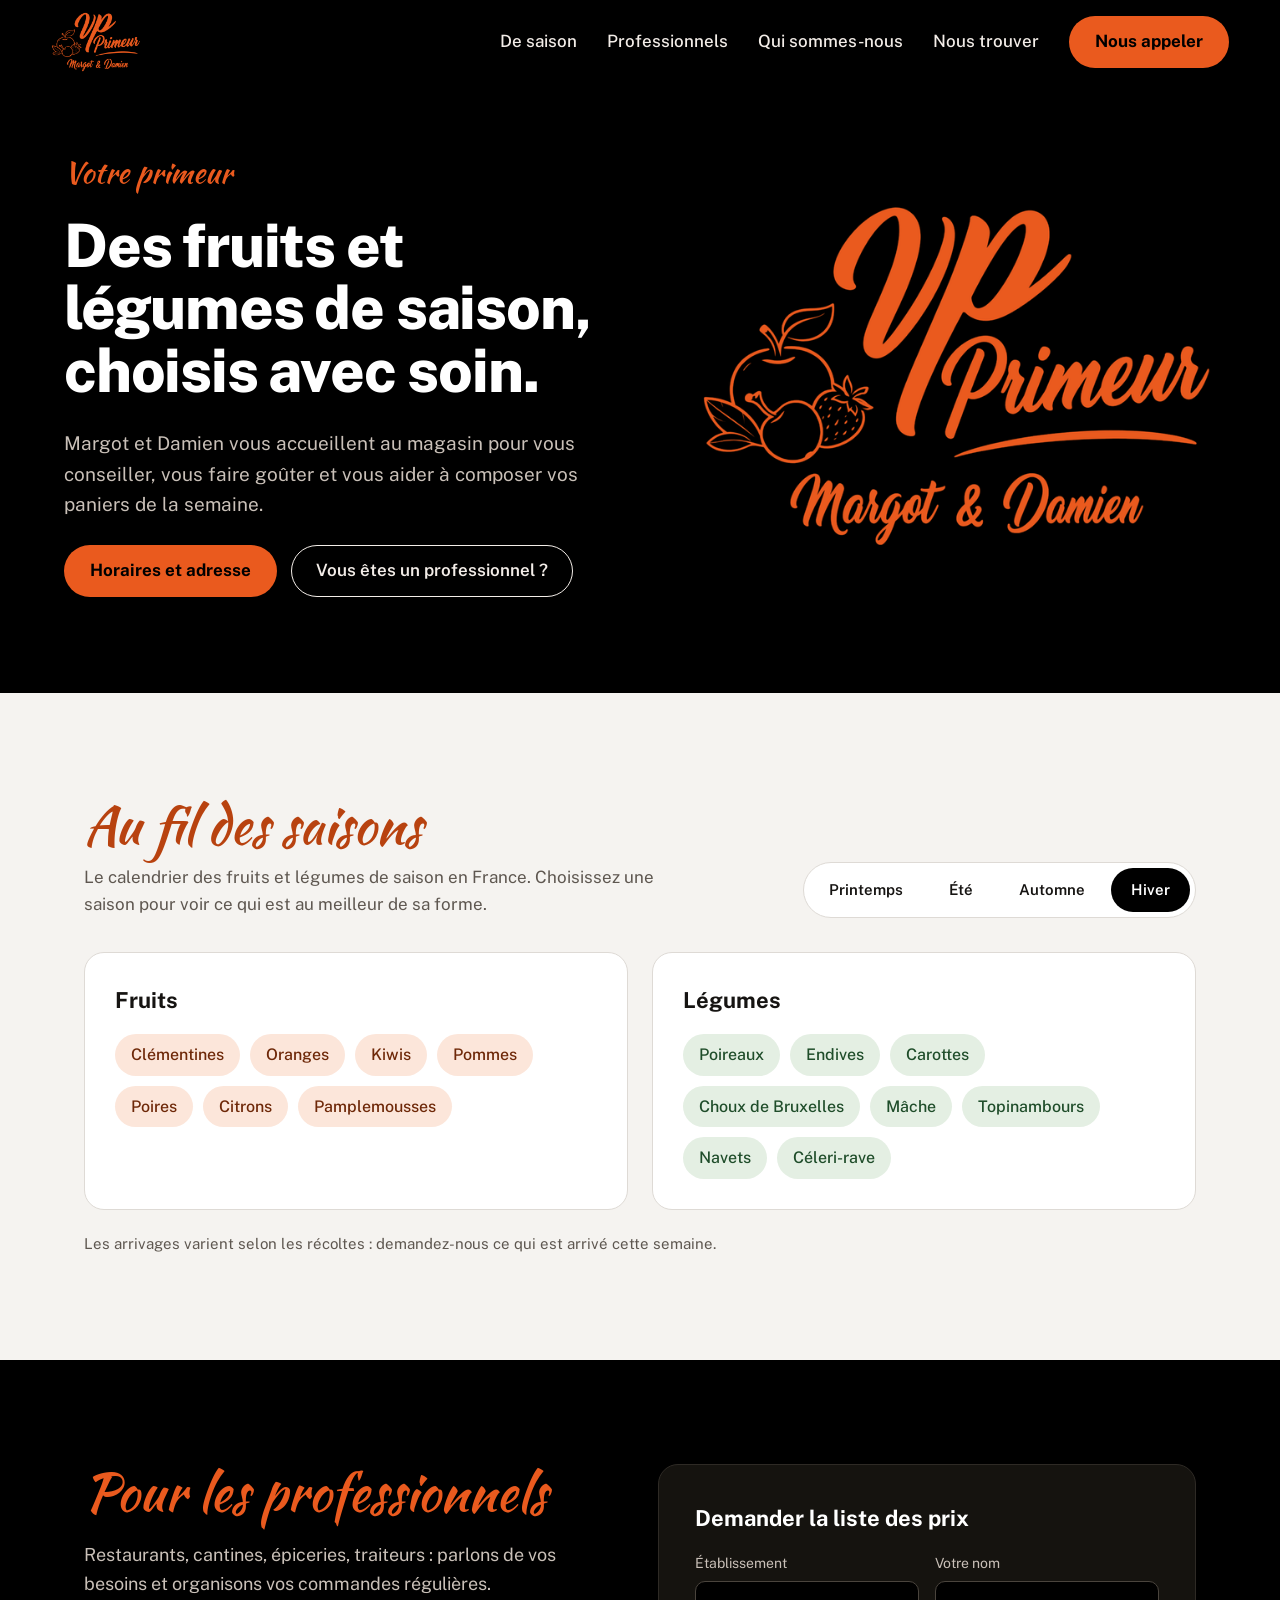
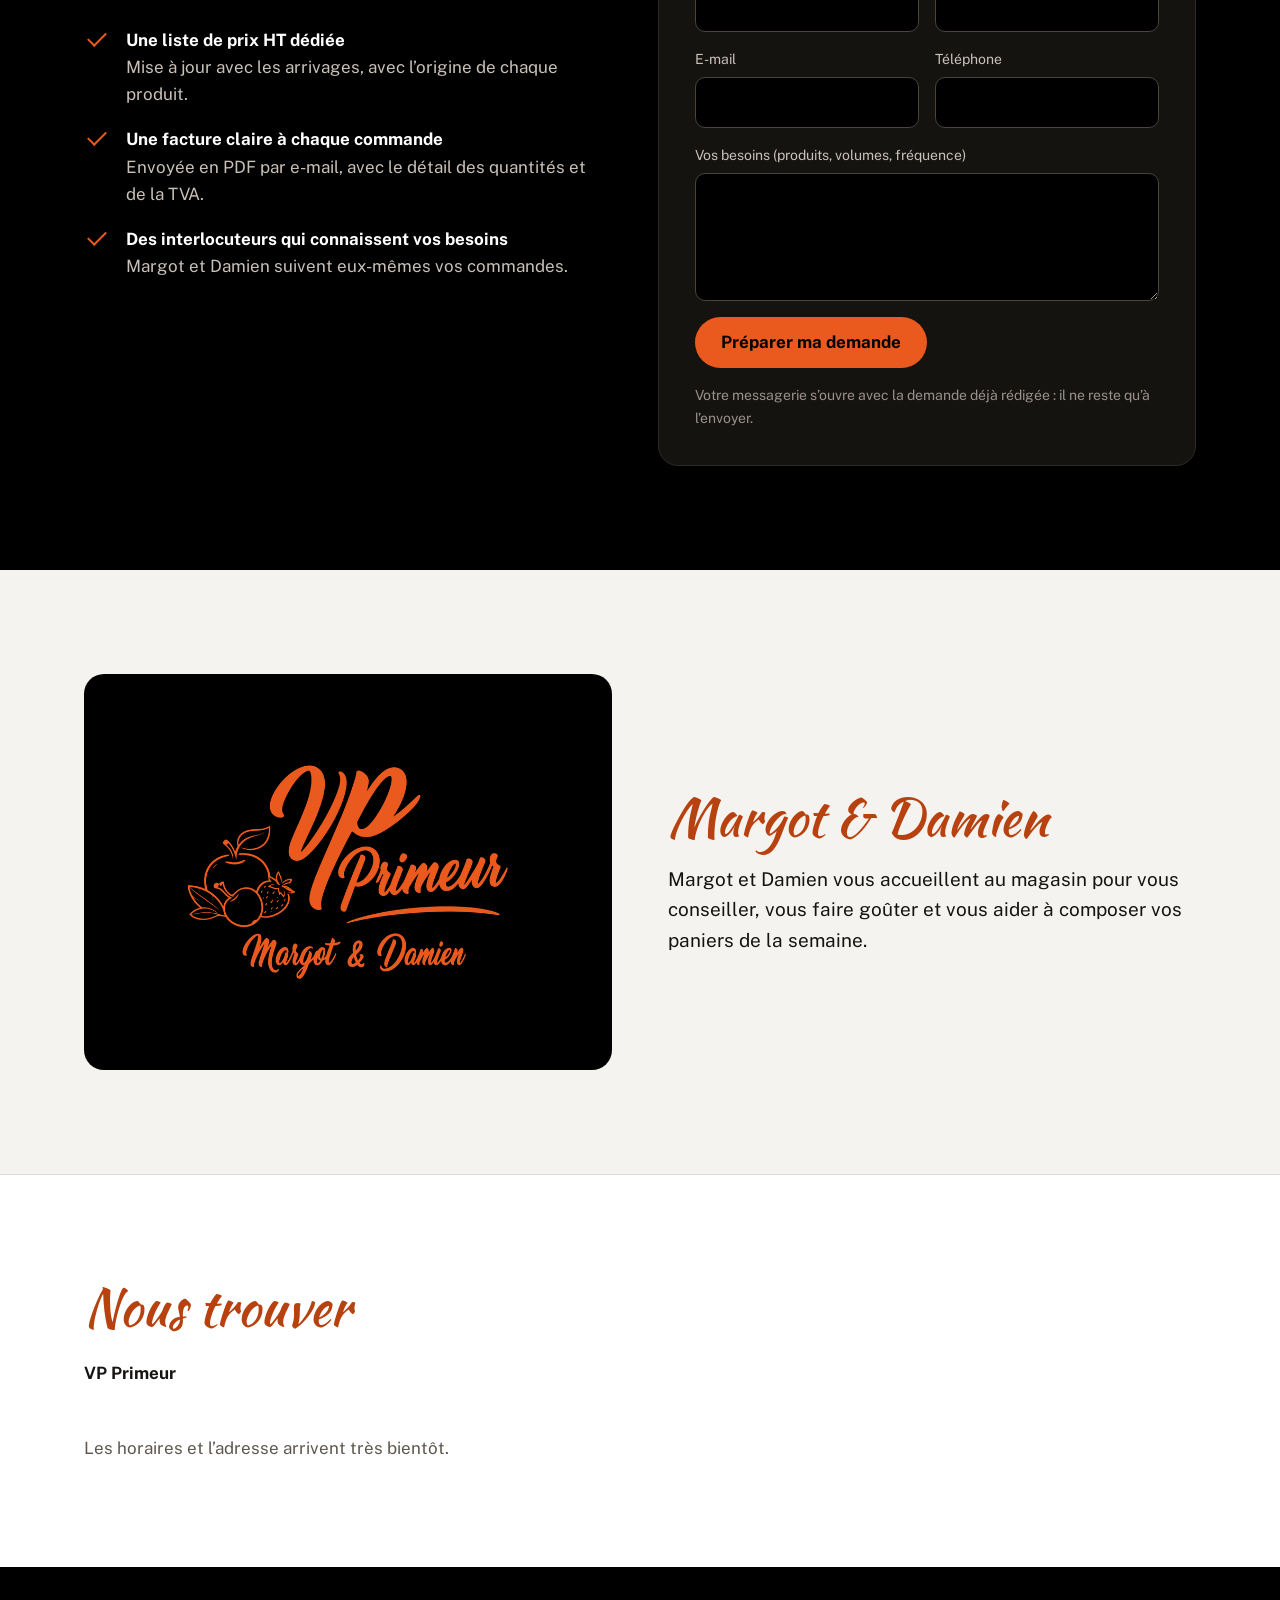
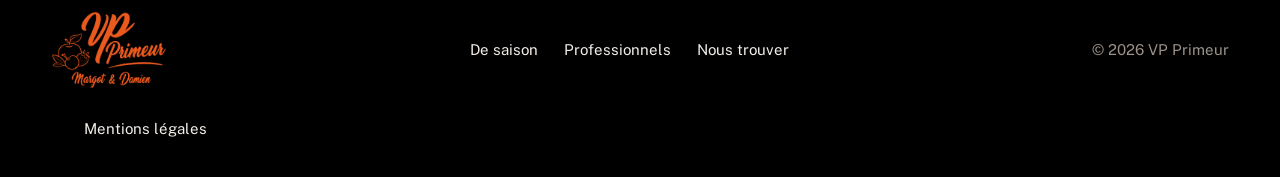
<file: index.html>
<!doctype html>
<html lang="fr">
<head>
<meta charset="utf-8">
<meta name="viewport" content="width=device-width, initial-scale=1, viewport-fit=cover">
<title>VP Primeur – Margot &amp; Damien · Fruits et légumes de saison</title>
<meta name="description" content="VP Primeur, votre primeur : fruits et légumes de saison choisis avec soin par Margot et Damien. Horaires, adresse et offre pour les professionnels.">
<meta name="theme-color" content="#000000">
<meta property="og:title" content="VP Primeur – Margot &amp; Damien">
<meta property="og:description" content="Des fruits et légumes de saison, choisis avec soin.">
<meta property="og:image" content="logo-vp-primeur.png">
<link rel="icon" type="image/png" href="logo-vp-primeur.png">
<link rel="preconnect" href="https://fonts.googleapis.com">
<link rel="preconnect" href="https://fonts.gstatic.com" crossorigin>
<link href="https://fonts.googleapis.com/css2?family=Kaushan+Script&family=Public+Sans:wght@400;500;600;700;800&display=swap" rel="stylesheet">
<link rel="stylesheet" href="site.css">
</head>
<body>

<header class="top">
  <div class="top-in">
    <a href="#accueil" class="top-logo" aria-label="VP Primeur, retour en haut"><img src="logo-vp-primeur.png" alt="VP Primeur – Margot &amp; Damien" width="620" height="416"></a>
    <button class="menu-btn" type="button" aria-expanded="false" aria-controls="menu">Menu</button>
    <nav id="menu" class="menu" aria-label="Navigation principale">
      <a href="#saisons">De saison</a>
      <a href="#pros">Professionnels</a>
      <a href="#nous">Qui sommes-nous</a>
      <a href="#trouver">Nous trouver</a>
      <a class="pill-btn" data-tel href="#trouver">Nous appeler</a>
    </nav>
  </div>
</header>

<main>
  <section id="accueil" class="hero">
    <div class="hero-text">
      <p class="script hero-kicker">Votre primeur</p>
      <h1>Des fruits et légumes de saison, choisis avec soin.</h1>
      <p class="hero-lead" data-info="histoire"></p>
      <div class="actions">
        <a class="pill-btn" href="#trouver">Horaires et adresse</a>
        <a class="ghost-btn" href="#pros">Vous êtes un professionnel ?</a>
      </div>
    </div>
    <div class="hero-logo"><img src="logo-vp-primeur.png" alt="" width="620" height="416"></div>
  </section>

  <div class="band" id="band" hidden></div>

  <section id="saisons" class="wrap section">
    <div class="sec-head">
      <div>
        <h2 class="script">Au fil des saisons</h2>
        <p class="muted">Le calendrier des fruits et légumes de saison en France. Choisissez une saison pour voir ce qui est au meilleur de sa forme.</p>
      </div>
      <div class="tabs" role="group" aria-label="Choisir une saison" id="tabs"></div>
    </div>
    <div class="season-grid">
      <div class="card"><h3>Fruits</h3><ul class="chips fruit" id="fruits"></ul></div>
      <div class="card"><h3>Légumes</h3><ul class="chips legume" id="legumes"></ul></div>
    </div>
    <p class="muted small">Les arrivages varient selon les récoltes : demandez-nous ce qui est arrivé cette semaine.</p>
  </section>

  <section id="pros" class="dark section">
    <div class="wrap pros">
      <div class="pros-text">
        <h2 class="script orange">Pour les professionnels</h2>
        <p class="lead-dark">Restaurants, cantines, épiceries, traiteurs : parlons de vos besoins et organisons vos commandes régulières.</p>
        <ul class="checks">
          <li><b>Une liste de prix HT dédiée</b><span>Mise à jour avec les arrivages, avec l’origine de chaque produit.</span></li>
          <li><b>Une facture claire à chaque commande</b><span>Envoyée en PDF par e-mail, avec le détail des quantités et de la TVA.</span></li>
          <li><b>Des interlocuteurs qui connaissent vos besoins</b><span>Margot et Damien suivent eux-mêmes vos commandes.</span></li>
        </ul>
      </div>
      <div class="form-card">
        <form id="pro-form" novalidate>
          <h3>Demander la liste des prix</h3>
          <div class="form-grid">
            <div class="f"><label for="pro-nom">Établissement</label><input id="pro-nom" name="etablissement" required autocomplete="organization"></div>
            <div class="f"><label for="pro-contact">Votre nom</label><input id="pro-contact" name="nom" required autocomplete="name"></div>
            <div class="f"><label for="pro-mail">E-mail</label><input id="pro-mail" name="email" type="email" autocomplete="email"></div>
            <div class="f"><label for="pro-tel">Téléphone</label><input id="pro-tel" name="telephone" type="tel" autocomplete="tel"></div>
          </div>
          <div class="f"><label for="pro-msg">Vos besoins (produits, volumes, fréquence)</label><textarea id="pro-msg" name="message" rows="4"></textarea></div>
          <p class="form-err" id="form-err" role="alert"></p>
          <button class="pill-btn" type="submit">Préparer ma demande</button>
          <p class="form-note">Votre messagerie s’ouvre avec la demande déjà rédigée : il ne reste qu’à l’envoyer.</p>
        </form>
        <div id="form-done" hidden>
          <p class="script orange done-title">Merci !</p>
          <p class="lead-dark">Votre message est prêt dans votre messagerie. Une fois envoyé, Margot ou Damien vous recontacte rapidement.</p>
          <button class="ghost-btn" type="button" id="form-again">Faire une autre demande</button>
        </div>
      </div>
    </div>
  </section>

  <section id="nous" class="wrap section nous">
    <div class="nous-media" id="nous-media"><img src="logo-vp-primeur.png" alt="" class="nous-logo"></div>
    <div class="nous-text">
      <h2 class="script">Margot &amp; Damien</h2>
      <p class="big" data-info="histoire"></p>
      <p class="muted" data-info="producteurs"></p>
    </div>
  </section>

  <section id="trouver" class="light section">
    <div class="wrap trouver">
      <div class="trouver-text">
        <h2 class="script">Nous trouver</h2>
        <address>
          <b>VP Primeur</b>
          <span data-info="adresse"></span>
          <span data-info="villeComplete"></span>
        </address>
        <div class="contact-lines">
          <a data-tel class="tel-big" hidden></a>
          <a data-mail hidden></a>
        </div>
        <table class="hours" id="hours" hidden>
          <caption>Horaires</caption>
          <tbody></tbody>
        </table>
        <p class="muted" id="no-info" hidden>Les horaires et l’adresse arrivent très bientôt.</p>
      </div>
      <div class="map" id="map"><img src="logo-vp-primeur.png" alt="" class="nous-logo"></div>
    </div>
  </section>
</main>

<footer class="foot">
  <div class="foot-in">
    <img src="logo-vp-primeur.png" alt="VP Primeur – Margot &amp; Damien" width="620" height="416">
    <nav aria-label="Liens du pied de page">
      <a href="#saisons">De saison</a>
      <a href="#pros">Professionnels</a>
      <a href="#trouver">Nous trouver</a>
    </nav>
    <span>© <span id="year"></span> VP Primeur</span>
  </div>
  <details class="legal wrap">
    <summary>Mentions légales</summary>
    <div id="legal"></div>
  </details>
</footer>

<script src="infos.js"></script>
<script src="site.js"></script>
</body>
</html>
</file>
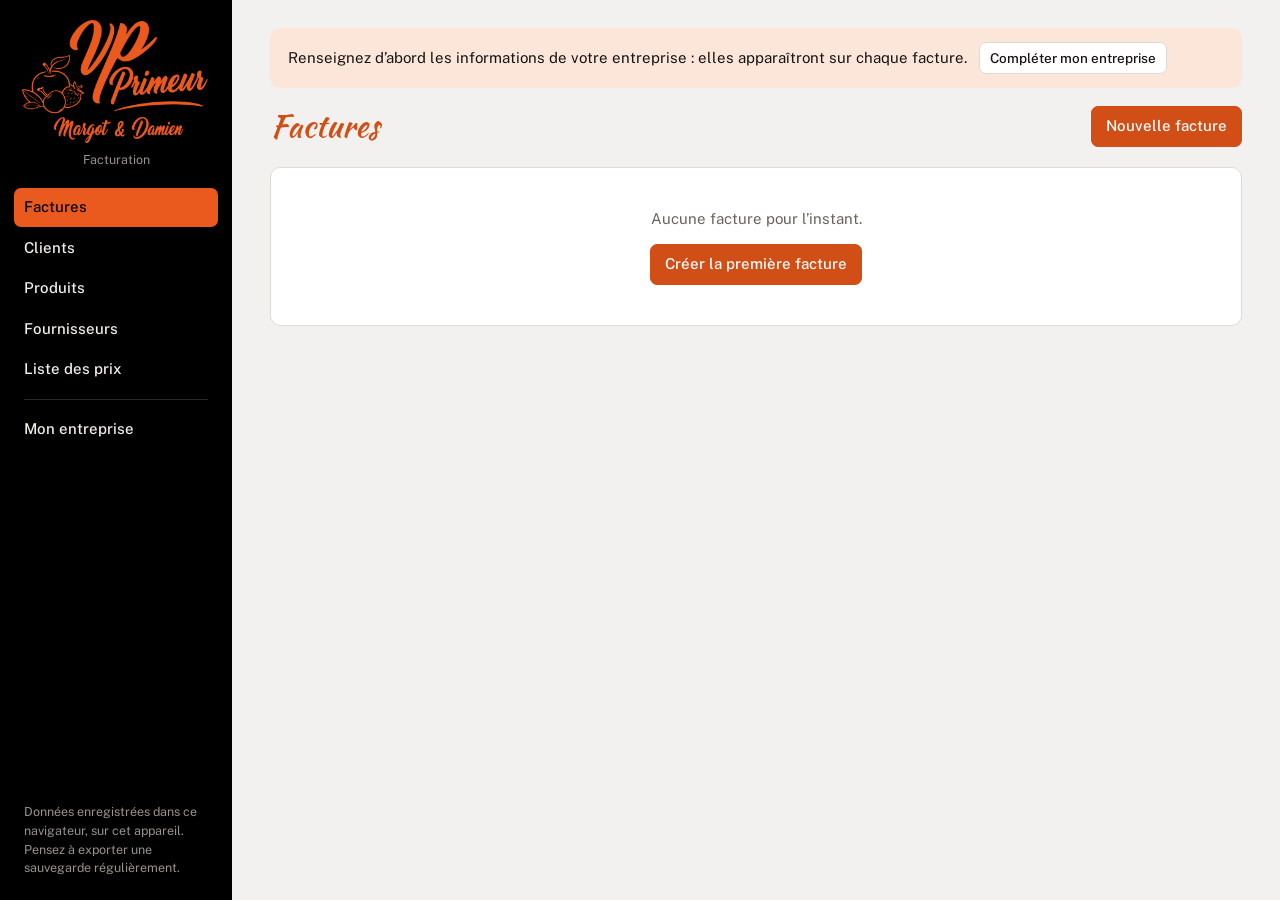
<file: facturation.html>
<!doctype html>
<html lang="fr">
<head>
<meta charset="utf-8">
<meta name="viewport" content="width=device-width, initial-scale=1, viewport-fit=cover">
<title>VP Primeur · Facturation</title>
<meta name="robots" content="noindex, nofollow">
<link rel="icon" type="image/png" href="logo-vp-primeur.png">
<link rel="preconnect" href="https://fonts.googleapis.com">
<link rel="preconnect" href="https://fonts.gstatic.com" crossorigin>
<link href="https://fonts.googleapis.com/css2?family=Public+Sans:wght@400;500;600;700&family=Kaushan+Script&display=swap" rel="stylesheet">
<link rel="stylesheet" href="style.css">
</head>
<body>
<div class="app">
  <aside class="side">
    <a class="brand" href="#/factures" aria-label="VP Primeur, accueil"><img id="brand-logo" alt="VP Primeur – Margot &amp; Damien"><span>Facturation</span></a>
    <nav class="nav" id="nav">
      <a href="#/factures" data-v="factures">Factures <small id="n-factures"></small></a>
      <a href="#/clients" data-v="clients">Clients <small id="n-clients"></small></a>
      <a href="#/produits" data-v="produits">Produits <small id="n-produits"></small></a>
      <a href="#/fournisseurs" data-v="fournisseurs">Fournisseurs <small id="n-fournisseurs"></small></a>
      <a href="#/tarifs" data-v="tarifs">Liste des prix</a>
      <div class="sep"></div>
      <a href="#/entreprise" data-v="entreprise">Mon entreprise</a>
    </nav>
    <div class="store" id="store-info"></div>
  </aside>
  <main id="main"><p class="muted">Chargement…</p></main>
</div>

<dialog id="dlg">
  <form id="dlg-form" novalidate>
    <h2 id="dlg-title"></h2>
    <div class="fields" id="dlg-fields"></div>
    <div class="dlg-actions">
      <button type="button" class="btn danger" id="dlg-del">Supprimer</button>
      <span class="sp"></span>
      <button type="button" class="btn" id="dlg-cancel">Annuler</button>
      <button type="submit" class="btn primary">Enregistrer</button>
    </div>
  </form>
</dialog>
<div class="toast" id="toast" role="status" aria-live="polite"></div>
<div id="print-root"></div>

<script src="html2pdf.bundle.min.js"></script>
<script src="app.js"></script>
</body>
</html>
</file>
<file: site.css>
:root{
  box-sizing:border-box;
  padding-top:env(safe-area-inset-top,0px);
  padding-bottom:env(safe-area-inset-bottom,0px);
  --black:#000000; --ink:#161412; --paper:#F5F3F0; --white:#FFFFFF; --line:#DEDAD5;
  --muted:#5E5750; --muted-dark:#C9C0B8; --soft-dark:#F3EDE8;
  --orange:#EA5A1E; --orange-text:#B8420F; --orange-soft:#FCE6DA; --orange-deep:#6E2808;
  --green-soft:#E4EFE3; --green-deep:#1F4D2A;
  --font:'Public Sans',system-ui,-apple-system,'Segoe UI',Helvetica,Arial,sans-serif;
  --script:'Kaushan Script','Brush Script MT',cursive;
}
*,*::before,*::after{box-sizing:inherit}
html{scroll-behavior:smooth;scroll-padding-top:calc(90px + env(safe-area-inset-top,0px))}
body{margin:0;background:var(--paper);color:var(--ink);font:17px/1.6 var(--font);-webkit-font-smoothing:antialiased}
img{max-width:100%;height:auto}
a{color:var(--orange-text)}
a:hover{color:#8F320B}
:focus-visible{outline:3px solid var(--orange);outline-offset:3px}
[hidden]{display:none!important}
.wrap{max-width:1240px;margin:0 auto;padding-inline:clamp(20px,5vw,64px)}
.section{padding-block:clamp(64px,9vw,104px)}
.script{font-family:var(--script);font-weight:400;line-height:1.1}
h2.script{font-size:clamp(38px,5vw,52px);margin:0;color:var(--orange-text)}
.orange{color:var(--orange)!important}
.muted{color:var(--muted);margin:0}
.small{font-size:15px}

.pill-btn{display:inline-flex;align-items:center;justify-content:center;min-height:48px;background:var(--orange);color:#000;text-decoration:none;font-weight:700;padding:12px 26px;border-radius:999px;border:0;font:inherit;font-weight:700;cursor:pointer}
.pill-btn:hover{background:#F27336;color:#000}
.ghost-btn{display:inline-flex;align-items:center;justify-content:center;min-height:48px;border:1.5px solid var(--soft-dark);color:var(--soft-dark);background:transparent;text-decoration:none;font:inherit;font-weight:600;padding:11px 24px;border-radius:999px;cursor:pointer}
.ghost-btn:hover{background:rgba(255,255,255,.08);color:#fff}

/* En-tête */
.top{background:var(--black);position:sticky;top:0;z-index:20}
.top-in{max-width:1400px;margin:0 auto;display:flex;align-items:center;justify-content:space-between;gap:20px;padding:12px clamp(20px,4vw,64px)}
.top-logo img{display:block;height:60px;width:auto}
.menu{display:flex;align-items:center;gap:30px}
.menu a:not(.pill-btn){color:var(--soft-dark);text-decoration:none;font-weight:500;padding:10px 0}
.menu a:not(.pill-btn):hover{color:var(--orange)}
.menu-btn{display:none;background:none;border:1.5px solid #3A352F;color:var(--soft-dark);font:inherit;font-weight:600;border-radius:999px;padding:8px 18px;min-height:44px;cursor:pointer}

/* Accueil */
.hero{background:var(--black);color:var(--soft-dark);display:flex;align-items:center;justify-content:space-between;gap:56px;flex-wrap:wrap;padding:clamp(40px,6vw,72px) clamp(20px,5vw,64px) clamp(64px,8vw,96px);max-width:none}
.hero>*{max-width:640px}
.hero{justify-content:center}
.hero-text{flex:1 1 440px;display:flex;flex-direction:column;gap:26px}
.hero-kicker{margin:0;font-size:30px;color:var(--orange)}
.hero h1{margin:0;font-size:clamp(38px,5.2vw,60px);line-height:1.04;font-weight:800;letter-spacing:-.02em;color:#fff}
.hero-lead{margin:0;font-size:19px;color:var(--muted-dark);max-width:520px}
.actions{display:flex;gap:14px;flex-wrap:wrap}
.hero-logo{flex:1 1 380px;display:flex;justify-content:center}
.hero-logo img{width:100%;max-width:540px}

.band{background:var(--orange);color:#000;padding:16px clamp(20px,5vw,64px);display:flex;gap:12px 40px;flex-wrap:wrap;justify-content:center;font-weight:600;font-size:16px;text-align:center}
.band a{color:#000}

/* Saisons */
.sec-head{display:flex;justify-content:space-between;align-items:flex-end;gap:28px;flex-wrap:wrap;margin-bottom:34px}
.sec-head>div:first-child{max-width:620px;display:flex;flex-direction:column;gap:10px}
.tabs{display:flex;gap:6px;background:var(--white);border:1px solid var(--line);border-radius:999px;padding:5px;flex-wrap:wrap}
.tabs button{border:0;background:transparent;color:var(--ink);font:inherit;font-size:15px;font-weight:600;padding:10px 20px;border-radius:999px;cursor:pointer;min-height:44px}
.tabs button[aria-pressed="true"]{background:var(--black);color:#fff}
.season-grid{display:grid;grid-template-columns:repeat(2,minmax(0,1fr));gap:24px;margin-bottom:22px}
.card{background:var(--white);border:1px solid var(--line);border-radius:20px;padding:30px}
.card h3{margin:0 0 16px;font-size:22px}
.chips{list-style:none;margin:0;padding:0;display:flex;flex-wrap:wrap;gap:10px}
.chips li{padding:8px 16px;border-radius:999px;font-weight:500;font-size:16px}
.chips.fruit li{background:var(--orange-soft);color:var(--orange-deep)}
.chips.legume li{background:var(--green-soft);color:var(--green-deep)}

/* Pros */
.dark{background:var(--black);color:var(--soft-dark)}
.pros{display:flex;gap:56px;flex-wrap:wrap;align-items:flex-start}
.pros-text{flex:1 1 400px;display:flex;flex-direction:column;gap:20px}
.lead-dark{color:var(--muted-dark);font-size:18px;margin:0;max-width:520px}
.checks{list-style:none;margin:8px 0 0;padding:0;display:flex;flex-direction:column;gap:18px}
.checks li{position:relative;padding-left:42px;display:flex;flex-direction:column}
.checks li::before{content:"";position:absolute;left:4px;top:5px;width:18px;height:10px;border-left:2.5px solid var(--orange);border-bottom:2.5px solid var(--orange);transform:rotate(-45deg)}
.checks b{color:#fff}
.checks span{color:var(--muted-dark)}
.form-card{flex:1 1 420px;background:#15130F;border:1px solid #2E2A25;border-radius:20px;padding:clamp(24px,3vw,36px)}
.form-card form{display:flex;flex-direction:column;gap:16px}
.form-card h3{margin:0;font-size:22px;color:#fff}
.form-grid{display:grid;grid-template-columns:repeat(2,minmax(0,1fr));gap:16px}
.f{display:flex;flex-direction:column;gap:6px}
.f label{font-size:14px;color:var(--muted-dark)}
.f input,.f textarea{background:#000;border:1px solid #4A443D;border-radius:10px;padding:12px 14px;color:#fff;font:inherit;font-size:16px;min-height:48px;width:100%}
.f textarea{resize:vertical}
.f input:focus,.f textarea:focus{border-color:var(--orange);outline:none;box-shadow:0 0 0 3px rgba(234,90,30,.35)}
.form-card .pill-btn{align-self:flex-start}
.form-err{margin:0;color:#F29A8F;font-size:15px;min-height:0}
.form-err:empty{display:none}
.form-note{margin:0;color:#9A918A;font-size:14px}
.done-title{font-size:38px;margin:0 0 10px}
#form-done .ghost-btn{margin-top:18px}

/* Qui sommes-nous */
.nous{display:flex;gap:56px;flex-wrap:wrap;align-items:center}
.nous-media{flex:1 1 400px;aspect-ratio:4/3;border-radius:20px;overflow:hidden;background:var(--black);display:flex;align-items:center;justify-content:center}
.nous-media img.photo{width:100%;height:100%;object-fit:cover}
.nous-logo{width:62%;max-width:360px}
.nous-text{flex:1 1 400px;display:flex;flex-direction:column;gap:18px}
.big{font-size:19px;margin:0}

/* Nous trouver */
.light{background:var(--white);border-top:1px solid var(--line)}
.trouver{display:flex;gap:56px;flex-wrap:wrap}
.trouver-text{flex:1 1 340px;display:flex;flex-direction:column;gap:24px}
address{font-style:normal;display:flex;flex-direction:column}
.contact-lines{display:flex;flex-direction:column;gap:4px}
.tel-big{font-weight:700;font-size:21px}
.hours{border-collapse:collapse;width:100%;max-width:440px;font-variant-numeric:tabular-nums}
.hours caption{text-align:left;font-weight:700;padding-bottom:8px}
.hours td{padding:8px 0;border-bottom:1px solid #ECE8E3}
.hours tr:last-child td{border-bottom:0}
.hours td:last-child{text-align:right}
.hours tr.today td{font-weight:700;color:var(--orange-text)}
.map{flex:1.4 1 460px;min-height:380px;border-radius:20px;overflow:hidden;background:var(--black);display:flex;align-items:center;justify-content:center}
.map iframe{width:100%;height:100%;min-height:380px;border:0;display:block}

/* Pied de page */
.foot{background:var(--black);color:#9A918A;font-size:15px;padding-bottom:28px}
.foot-in{max-width:1400px;margin:0 auto;padding:44px clamp(20px,4vw,64px) 20px;display:flex;justify-content:space-between;align-items:center;gap:24px;flex-wrap:wrap}
.foot-in img{height:78px;width:auto}
.foot-in nav{display:flex;gap:26px;flex-wrap:wrap}
.foot-in nav a{color:var(--soft-dark);text-decoration:none}
.foot-in nav a:hover{color:var(--orange)}
.legal summary{cursor:pointer;color:var(--soft-dark);padding:8px 0;display:inline-block}
.legal div{padding:8px 0 4px;max-width:760px;line-height:1.55}
.legal p{margin:0 0 10px}

@media (max-width:860px){
  .menu-btn{display:inline-flex;align-items:center}
  .menu{display:none;position:absolute;left:0;right:0;top:100%;background:var(--black);flex-direction:column;align-items:stretch;gap:0;padding:8px 20px 20px;border-top:1px solid #2A2724}
  .menu.open{display:flex}
  .menu a:not(.pill-btn){padding:14px 0;border-bottom:1px solid #1E1B18}
  .menu .pill-btn{margin-top:14px}
  .top-logo img{height:50px}
  .season-grid,.form-grid{grid-template-columns:1fr}
  .hero-logo{order:-1}
  .hero-logo img{max-width:320px}
}
@media (prefers-reduced-motion:reduce){html{scroll-behavior:auto}}
</file>
<file: style.css>
:root{
  box-sizing:border-box;
  padding-top:env(safe-area-inset-top,0px);
  padding-bottom:env(safe-area-inset-bottom,0px);
  --bg:#F2F1EF; --surface:#FFFFFF; --surface-2:#F6F5F3; --ink:#161412; --muted:#6A635C; --line:#DEDAD5;
  --accent:#D24E17; --accent-ink:#FFFFFF; --accent-soft:#FCE6DA; --brand:#EA5A1E;
  --side:#000000; --side-ink:#F3EDE8; --side-muted:#9A918A; --side-hover:#1C1A18;
  --warn-soft:#FBEFD5; --warn-ink:#7A4F00; --ok-soft:#E1F0E3; --ok-ink:#23663A; --late-soft:#F8E1DE; --late-ink:#9A2E25; --danger:#A3322A;
  --font:'Public Sans',system-ui,-apple-system,'Segoe UI',Roboto,Helvetica,Arial,sans-serif;
  --script:'Kaushan Script','Brush Script MT',cursive;
}
@media (prefers-color-scheme: dark){
  :root:not([data-theme="light"]){
    --bg:#000000; --surface:#15130F; --surface-2:#1E1B17; --ink:#F1ECE7; --muted:#A39A92; --line:#2E2A25;
    --accent:#EF6A2E; --accent-ink:#1A0A02; --accent-soft:#3A1E10;
    --side:#000000; --side-hover:#1C1A18;
    --warn-soft:#3A2F17; --warn-ink:#F0C872; --ok-soft:#173022; --ok-ink:#8FD3A4; --late-soft:#3E2220; --late-ink:#F09A91; --danger:#E77B72;
  }
  :root:not([data-theme="light"]) .side{border-right-color:var(--line)}
}
:root[data-theme="dark"]{
  --bg:#000000; --surface:#15130F; --surface-2:#1E1B17; --ink:#F1ECE7; --muted:#A39A92; --line:#2E2A25;
  --accent:#EF6A2E; --accent-ink:#1A0A02; --accent-soft:#3A1E10;
  --warn-soft:#3A2F17; --warn-ink:#F0C872; --ok-soft:#173022; --ok-ink:#8FD3A4; --late-soft:#3E2220; --late-ink:#F09A91; --danger:#E77B72;
}
*,*::before,*::after{box-sizing:border-box}
html{height:100%;scroll-padding-top:env(safe-area-inset-top,0px)}
body{margin:0;min-height:100%;background:var(--bg);color:var(--ink);font:15px/1.5 var(--font);-webkit-font-smoothing:antialiased}
button,input,select,textarea{font:inherit;color:inherit}
a{color:var(--accent)}
:focus-visible{outline:2px solid var(--accent);outline-offset:2px}

.app{display:grid;grid-template-columns:232px minmax(0,1fr);min-height:calc(100vh - env(safe-area-inset-top,0px) - env(safe-area-inset-bottom,0px))}
.side{background:var(--side);color:var(--side-ink);padding:18px 14px 22px;display:flex;flex-direction:column;gap:18px}
.brand{padding:0 6px;text-decoration:none;color:inherit;display:block}
.brand img{display:block;width:100%;max-width:190px;height:auto}
.brand span{display:block;color:var(--side-muted);font-size:12.5px;margin-top:6px;text-align:center}
.nav{display:flex;flex-direction:column;gap:2px}
.nav a{display:flex;justify-content:space-between;align-items:center;padding:8px 10px;border-radius:7px;text-decoration:none;color:var(--side-ink);font-weight:500}
.nav a:hover{background:var(--side-hover)}
.nav a.on{background:var(--brand);color:#000}
.nav a small{color:var(--side-muted);font-weight:400;font-variant-numeric:tabular-nums}
.nav a.on small{color:#000}
.nav .sep{height:1px;background:#2A2724;margin:8px 10px}
.side .store{margin-top:auto;padding:0 10px;font-size:12.5px;color:var(--side-muted)}

main{padding:28px clamp(16px,3vw,40px) 60px;min-width:0;max-width:1180px;width:100%}
.head{display:flex;align-items:center;justify-content:space-between;gap:12px;flex-wrap:wrap;margin-bottom:20px}
h1{font:400 32px/1.15 var(--script);margin:0;color:var(--accent)}
h2{font-size:16px;margin:0 0 14px;font-weight:600}
.muted{color:var(--muted)}
.row{display:flex;gap:8px;flex-wrap:wrap;align-items:center}
.sp{flex:1}

.btn{display:inline-flex;align-items:center;gap:6px;border:1px solid var(--line);background:var(--surface);padding:8px 14px;border-radius:7px;cursor:pointer;font-weight:500;text-decoration:none;color:var(--ink);white-space:nowrap}
.btn:hover{background:var(--surface-2)}
.btn.primary{background:var(--accent);border-color:var(--accent);color:var(--accent-ink)}
.btn.primary:hover{filter:brightness(1.08)}
.btn.danger{color:var(--danger)}
.btn.danger.armed{background:var(--danger);border-color:var(--danger);color:#fff}
.btn.sm{padding:5px 10px;font-size:13.5px}
.btn[disabled]{opacity:.55;cursor:progress}
.icon-btn{border:0;background:none;cursor:pointer;color:var(--muted);padding:6px 8px;border-radius:6px;font-size:18px;line-height:1}
.icon-btn:hover{background:var(--surface-2);color:var(--danger)}

.panel{background:var(--surface);border:1px solid var(--line);border-radius:10px;padding:20px;margin-bottom:16px}
.banner{background:var(--accent-soft);border-radius:10px;padding:14px 18px;margin-bottom:18px;display:flex;gap:12px;align-items:center;flex-wrap:wrap}

.summary{display:flex;gap:28px;flex-wrap:wrap;margin:-4px 0 20px;color:var(--muted);font-size:14px}
.summary b{color:var(--ink);font-size:17px;font-weight:600;font-variant-numeric:tabular-nums;margin-left:6px}
.summary .late b{color:var(--late-ink)}

.chips{display:flex;gap:6px;flex-wrap:wrap}
.chip{border:1px solid var(--line);background:var(--surface);border-radius:999px;padding:4px 12px;cursor:pointer;font-size:13.5px}
.chip.on{background:var(--ink);color:var(--surface);border-color:var(--ink)}

.scroll{overflow-x:auto;-webkit-overflow-scrolling:touch}
table.tbl{width:100%;border-collapse:collapse;background:var(--surface);font-variant-numeric:tabular-nums}
.tbl-wrap{border:1px solid var(--line);border-radius:10px;overflow:hidden;background:var(--surface)}
.tbl th{text-align:left;font-weight:600;font-size:13px;color:var(--muted);padding:10px 14px;border-bottom:1px solid var(--line);background:var(--surface-2);white-space:nowrap}
.tbl td{padding:11px 14px;border-bottom:1px solid var(--line);vertical-align:middle}
.tbl tr:last-child td{border-bottom:0}
.tbl tbody tr.click{cursor:pointer}
.tbl tbody tr.click:hover td{background:var(--surface-2)}
.tbl .r{text-align:right}
.empty{padding:40px 20px;text-align:center;color:var(--muted)}
.empty p{margin:0 0 14px}

.pill{display:inline-block;padding:2px 9px;border-radius:999px;font-size:12.5px;font-weight:600;white-space:nowrap}
.pill.brouillon{background:var(--surface-2);color:var(--muted)}
.pill.envoyee{background:var(--warn-soft);color:var(--warn-ink)}
.pill.payee{background:var(--ok-soft);color:var(--ok-ink)}
.pill.retard{background:var(--late-soft);color:var(--late-ink)}

.fields{display:grid;grid-template-columns:repeat(2,minmax(0,1fr));gap:14px 16px}
.fields.three{grid-template-columns:repeat(3,minmax(0,1fr))}
.field{display:flex;flex-direction:column;gap:5px;min-width:0}
.field.wide{grid-column:1/-1}
.field label{font-size:13px;font-weight:500;color:var(--muted)}
.field small{color:var(--muted);font-size:12.5px}
input[type=text],input[type=email],input[type=number],input[type=date],input:not([type]),select,textarea{
  width:100%;background:var(--surface);border:1px solid var(--line);border-radius:7px;padding:8px 10px;min-height:38px}
textarea{resize:vertical}
input[type=color]{width:56px;height:38px;border:1px solid var(--line);border-radius:7px;background:var(--surface);padding:3px}
.check{display:flex;gap:8px;align-items:center;font-size:14.5px;color:var(--ink)!important;cursor:pointer}
.check input{width:18px;height:18px;accent-color:var(--accent)}
.search{max-width:280px}

/* Éditeur de facture */
.lines{min-width:820px}
.lines td{padding:6px 6px;vertical-align:top;border-bottom:1px solid var(--line)}
.lines th{padding:8px 6px}
.lines input,.lines select,.lines textarea{min-height:34px;padding:6px 8px}
.lines textarea{min-height:34px}
.lines .lt{padding-top:13px;text-align:right;font-weight:600;white-space:nowrap}
.lines-add{display:flex;gap:10px;flex-wrap:wrap;margin-top:12px}
.lines-add select{max-width:380px}
.totals{margin-left:auto;margin-top:16px;width:min(320px,100%);font-variant-numeric:tabular-nums}
.totals div{display:flex;justify-content:space-between;padding:5px 0;color:var(--muted)}
.totals div b{color:var(--ink);font-weight:600}
.totals .ttc{border-top:1px solid var(--line);margin-top:4px;padding-top:10px;color:var(--ink);font-size:17px;font-weight:600}
.dirty{font-size:13px;color:var(--warn-ink)}

/* Aperçu */
.preview-bar{position:sticky;top:env(safe-area-inset-top,0px);z-index:5;background:var(--bg);padding:10px 0 12px;margin-bottom:6px}
.paper-wrap{overflow-x:auto;padding:6px 2px 30px}
.hint{font-size:13.5px;color:var(--muted);margin:0 0 12px}

/* Feuille de facture (toujours sur papier blanc) */
.sheet{--sh-ink:#1A1715;--sh-muted:#665F58;--sh-line:#E2DDD8;--sh-accent:#D24E17;
  width:210mm;min-height:296mm;padding:15mm 15mm 11mm;margin:0 auto;background:#fff;color:var(--sh-ink);
  font:9.5pt/1.45 var(--font);font-variant-numeric:tabular-nums;display:flex;flex-direction:column;position:relative;
  box-shadow:0 1px 2px rgba(20,30,40,.10),0 10px 30px rgba(20,30,40,.10)}
.sheet p{margin:0}
.sh-head{display:flex;justify-content:space-between;gap:10mm;align-items:flex-start}
.sh-from{max-width:95mm}
.sh-logo{max-height:30mm;max-width:62mm;display:block;margin-bottom:4mm}
.sh-name{font-weight:700;font-size:11pt;margin-bottom:1mm}
.sh-title{text-align:right}
.sh-title h1{font:400 30pt/1 var(--script);color:var(--sh-accent);margin:0 0 5mm}
.sh-meta{border-collapse:collapse;margin-left:auto}
.sh-meta th{text-align:left;color:var(--sh-muted);font-weight:500;padding:0 6mm .8mm 0}
.sh-meta td{text-align:right;padding:0 0 .8mm;font-weight:600}
.sh-parties{display:flex;justify-content:flex-end;margin:10mm 0 8mm}
.sh-to{width:86mm;border-left:2px solid var(--sh-accent);padding:1.5mm 0 1.5mm 5mm}
.sh-lbl{color:var(--sh-muted);font-size:8pt;margin-bottom:1.2mm}
.sh-obj{margin-bottom:5mm!important}
.sh-lines{width:100%;border-collapse:collapse}
.sh-lines th{font-weight:600;text-align:left;border-bottom:1.5px solid var(--sh-ink);padding:1.8mm 2mm;font-size:8.5pt}
.sh-lines td{padding:2.2mm 2mm;border-bottom:1px solid var(--sh-line);vertical-align:top}
.sh-lines tr{page-break-inside:avoid;break-inside:avoid}
.sh-lines .r{text-align:right;white-space:nowrap}
.sh-sub{color:var(--sh-muted);font-size:8.5pt;white-space:pre-line;margin-top:.6mm}
.sh-bottom{display:flex;justify-content:space-between;gap:10mm;margin-top:6mm;align-items:flex-start;break-inside:avoid;page-break-inside:avoid}
.sh-pay{max-width:95mm}
.sh-pay p{margin-bottom:1mm}
.sh-totals{border-collapse:collapse;min-width:72mm}
.sh-totals td{padding:1.3mm 2mm}
.sh-totals td:last-child{text-align:right;white-space:nowrap}
.sh-totals .ttc td{background:var(--sh-accent);color:#fff;font-weight:700;font-size:10.5pt;padding:2.2mm 2mm}
.sh-note{margin-top:5mm!important;white-space:pre-line}
.sh-foot{margin-top:auto;padding-top:5mm;border-top:1px solid var(--sh-line);color:var(--sh-muted);font-size:7.5pt;text-align:center;break-inside:avoid}
.sh-foot p+p{margin-top:1mm}
.sh-spacer{flex:1;min-height:8mm}
.stamp{position:absolute;top:84mm;left:40mm;transform:rotate(-9deg);border:2.5px solid var(--sh-accent);color:var(--sh-accent);
  padding:2mm 6mm;font:400 20pt/1 var(--script);border-radius:3mm;opacity:.82;text-align:center}
.stamp small{display:block;font:500 7.5pt/1.3 var(--font);margin-top:1mm}

/* Liste des prix */
.tarif-head{display:flex;justify-content:space-between;align-items:flex-end;gap:8mm;border-bottom:2px solid var(--sh-accent);padding-bottom:4mm;margin-bottom:6mm}
.tarif-head img{height:34mm;width:auto}
.tarif-head h1{font:400 30pt/1 var(--script);color:var(--sh-accent);margin:0;text-align:right}
.tarif-head p{text-align:right;color:var(--sh-muted);margin-top:2mm!important}
.tarif-cat{font:400 17pt/1.1 var(--script);color:var(--sh-accent);margin:6mm 0 2mm;break-after:avoid;page-break-after:avoid}
.tarif{width:100%;border-collapse:collapse;font-size:10.5pt}
.tarif td{padding:2mm 1mm;border-bottom:1px dotted #CFC8C1;vertical-align:baseline}
.tarif tr{break-inside:avoid;page-break-inside:avoid}
.tarif .o{color:var(--sh-muted);font-size:8.5pt}
.tarif td:nth-child(2){width:40mm}
.tarif .p{text-align:right;white-space:nowrap;font-weight:700;width:40mm}
.tarif .u{color:var(--sh-muted);font-weight:400;font-size:8.5pt}

/* Dialogue */
dialog{border:1px solid var(--line);border-radius:12px;padding:0;background:var(--surface);color:var(--ink);width:min(640px,calc(100vw - 24px));max-height:calc(100% - 24px)}
dialog::backdrop{background:rgba(10,16,22,.45)}
dialog form{padding:22px}
dialog h2{font:400 24px/1.2 var(--script);color:var(--accent);margin-bottom:18px}
.dlg-actions{display:flex;gap:8px;margin-top:22px;align-items:center}

.toast{position:fixed;left:50%;bottom:calc(20px + env(safe-area-inset-bottom,0px));transform:translateX(-50%) translateY(20px);
  background:var(--ink);color:var(--surface);padding:10px 18px;border-radius:8px;opacity:0;pointer-events:none;transition:.2s;z-index:50;max-width:calc(100vw - 32px);font-size:14px}
.toast.show{opacity:1;transform:translateX(-50%) translateY(0)}

#print-root{display:none}

@media (max-width:820px){
  .app{grid-template-columns:1fr}
  .side{padding:10px 12px;gap:8px;position:sticky;top:0;z-index:10;flex-direction:row;align-items:center}
  .side .store,.brand span{display:none}
  .brand{flex:none;padding:0}
  .brand img{width:78px}
  .nav{flex-direction:row;overflow-x:auto;gap:4px}
  .nav a{flex:none}
  .nav a small,.nav .sep{display:none}
  .fields,.fields.three{grid-template-columns:1fr}
  main{padding-top:20px}
  h1{font-size:27px}
}
@media (prefers-reduced-motion:reduce){.toast{transition:none}}

@media print{
  @page{size:A4;margin:0}
  :root{padding:0!important}
  html,body{background:#fff!important}
  .app,.toast,dialog{display:none!important}
  #print-root{display:block!important}
  #print-root .sheet{box-shadow:none;margin:0}
}
</file>
